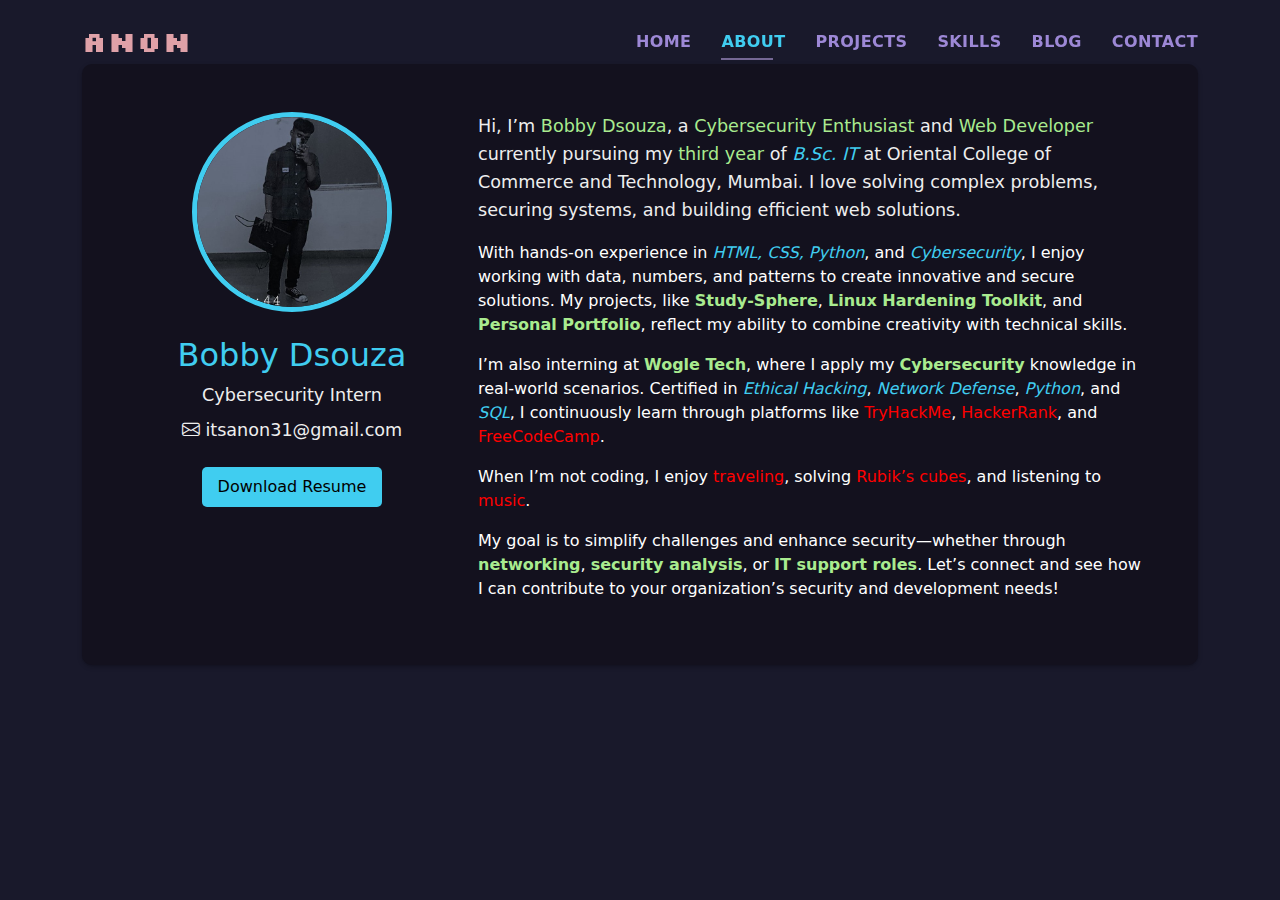
<file: about.html>
<!DOCTYPE html>
<html lang="en">
  <head>
    <meta charset="utf-8" />
    <meta content="width=device-width, initial-scale=1.0" name="viewport" />

    <title>Anon_x_31 | Portfolio</title>
    <meta content="" name="description" />
    <meta content="" name="keywords" />

    <!-- Favicons -->
    <link href="assets/images/ME.jpg" rel="icon" />
    <link href="assets/images/ME.jpg" rel="apple-touch-icon" />

    <!-- Vendor CSS Files -->
    <link
      href="assets/vendor/bootstrap/css/bootstrap.min.css"
      rel="stylesheet"
    />
    <link
      href="assets/vendor/bootstrap-icons/bootstrap-icons.css"
      rel="stylesheet"
    />
    <link
      href="assets/vendor/glightbox/css/glightbox.min.css"
      rel="stylesheet"
    />
    <link href="assets/vendor/swiper/swiper-bundle.min.css" rel="stylesheet" />

    <!-- Template Main CSS File -->
    <link href="assets/css_js/style.css" rel="stylesheet" />

    <link
      rel="stylesheet"
      href="https://cdnjs.cloudflare.com/ajax/libs/font-awesome/5.15.2/css/all.min.css"
    />
  </head>

  <body>
    <!--Header Section Starts-->
    <header id="header" class="fixed-top">
      <div class="container d-flex align-items-center justify-content-between">
        <h1 class="logo"><a href="index.html">Anon</a></h1>
        <nav id="navbar" class="navbar">
          <ul>
            <li><a href="index.html">Home</a></li>
            <li><a class="active" href="about.html">About</a></li>
            <li><a href="projects.html">Projects</a></li>
            <li><a href="skills.html">Skills</a></li>
            <li><a href="blog.html">Blog</a></li>
            <li><a href="contact.html">Contact</a></li>
          </ul>
          <i class="bi bi-list mobile-nav-toggle"></i>
        </nav>
      </div>
    </header>
    <!--Header Section Ends-->

    <!-- ======= About Section ======= -->
    <section id="about" class="about-mf sect-pt4 route">
      <div class="container">
        <div class="row">
          <div class="col-sm-12">
            <div class="box-shadow-full">
              <div class="row">
                <!-- Left Column: Profile Image and Details -->
                <div class="col-md-4">
                  <div class="about-img text-center">
                    <img
                      src="assets/images/ME.jpg"
                      class="img-fluid rounded-circle"
                      alt="Bobby Dsouza Profile Picture"
                      style="
                        width: 200px;
                        height: 200px;
                        object-fit: cover;
                        border: 5px solid #40cdf0;
                      "
                    />
                  </div>
                  <div class="about-info text-center mt-4">
                    <h3>Bobby Dsouza</h3>
                    <p class="lead"><strong>Cybersecurity Intern</strong></p>
                    <p><i class="bi bi-envelope"></i> itsanon31@gmail.com</p>
                    <a
                      href="assets/files/Bobby_Resume.pdf"
                      class="btn btn-primary mt-3"
                      >Download Resume</a
                    >
                  </div>
                </div>

                <!-- Right Column: About Me Description -->
                <div class="col-md-8">
                  <div class="about-me">
                    <p class="lead">
                      Hi, I’m <b>Bobby Dsouza</b>, a
                      <b>Cybersecurity Enthusiast</b> and
                      <b>Web Developer</b> currently pursuing my
                      <b>third year</b> of <i>B.Sc. IT</i> at Oriental College
                      of Commerce and Technology, Mumbai. I love solving complex
                      problems, securing systems, and building efficient web
                      solutions.
                    </p>

                    <p>
                      With hands-on experience in <i>HTML, CSS, Python</i>, and
                      <i>Cybersecurity</i>, I enjoy working with data, numbers,
                      and patterns to create innovative and secure solutions. My
                      projects, like <b>Study-Sphere</b>,
                      <b>Linux Hardening Toolkit</b>, and
                      <b>Personal Portfolio</b>, reflect my ability to combine
                      creativity with technical skills.
                    </p>

                    <p>
                      I’m also interning at <b>Wogle Tech</b>, where I apply my
                      <b>Cybersecurity</b> knowledge in real-world scenarios.
                      Certified in <i>Ethical Hacking</i>,
                      <i>Network Defense</i>, <i>Python</i>, and <i>SQL</i>, I
                      continuously learn through platforms like
                      <span>TryHackMe</span>, <span>HackerRank</span>, and
                      <span>FreeCodeCamp</span>.
                    </p>

                    <p>
                      When I’m not coding, I enjoy <span>traveling</span>,
                      solving <span>Rubik’s cubes</span>, and listening to
                      <span>music</span>.
                    </p>

                    <p>
                      My goal is to simplify challenges and enhance
                      security—whether through <b>networking</b>,
                      <b>security analysis</b>, or <b>IT support roles</b>.
                      Let’s connect and see how I can contribute to your
                      organization’s security and development needs!
                    </p>
                  </div>
                </div>
              </div>
            </div>
          </div>
        </div>
      </div>
    </section>
    <!--About Section Ends-->

    <!-- Vendor JS Files -->
    <script src="assets/vendor/bootstrap/js/bootstrap.bundle.min.js"></script>
    <script src="assets/vendor/purecounter/purecounter_vanilla.js"></script>
    <script src="assets/vendor/glightbox/js/glightbox.min.js"></script>
    <script src="assets/vendor/swiper/swiper-bundle.min.js"></script>
    <script src="assets/vendor/typed.js/typed.min.js"></script>
    <script src="assets/vendor/php-email-form/validate.js"></script>

    <!-- Template Main JS File -->
    <script src="assets/css_js/main.js"></script>
  </body>
</html>
</file>
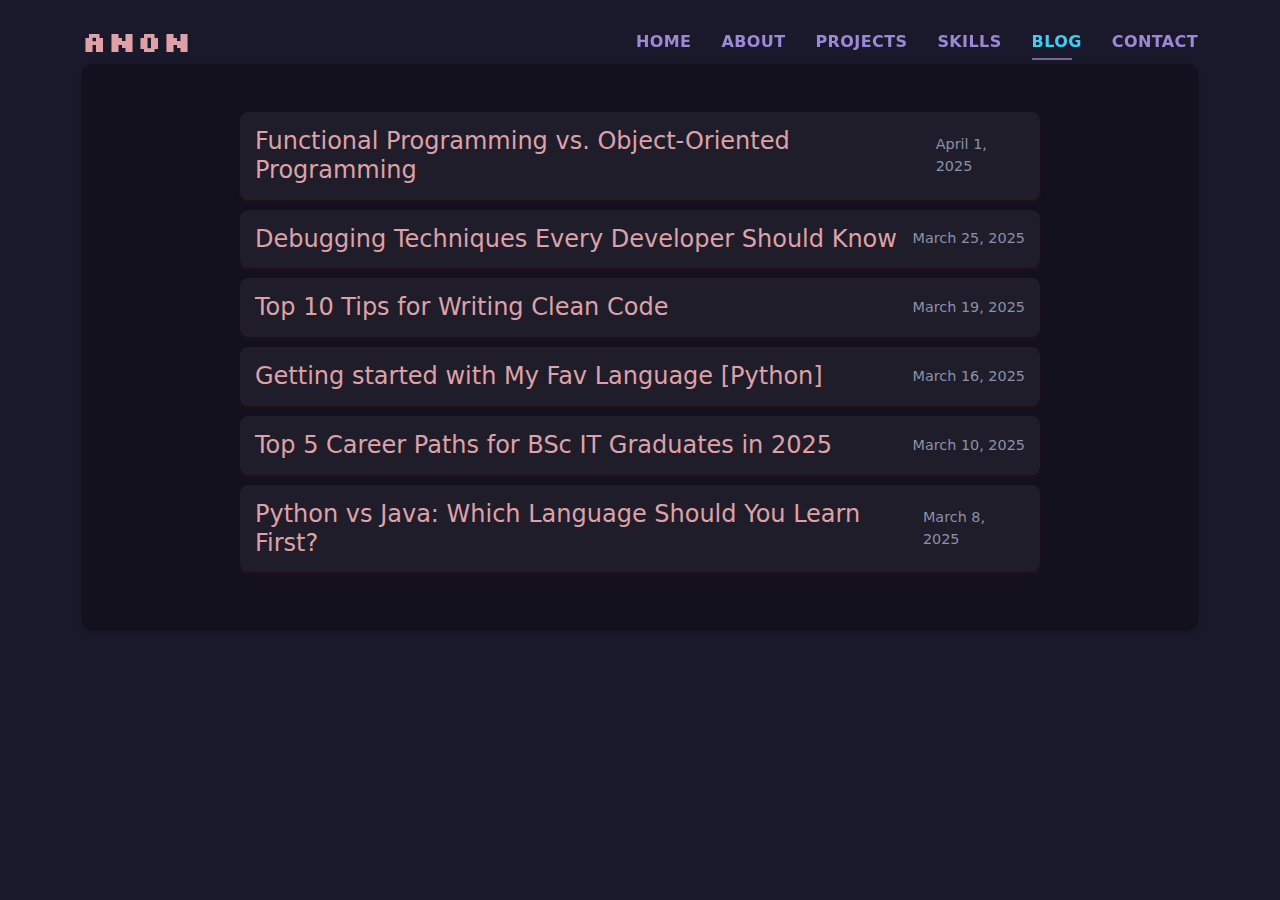
<file: blog.html>
<!DOCTYPE html>
<html lang="en">
  <head>
    <meta charset="utf-8" />
    <meta content="width=device-width, initial-scale=1.0" name="viewport" />

    <title>Anon_x_31 | Portfolio</title>
    <meta content="" name="description" />
    <meta content="" name="keywords" />

    <!-- Favicons -->
    <link href="assets/images/ME.jpg" rel="icon" />
    <link href="assets/images/ME.jpg" rel="apple-touch-icon" />

    <!-- Vendor CSS Files -->
    <link
      href="assets/vendor/bootstrap/css/bootstrap.min.css"
      rel="stylesheet"
    />
    <link
      href="assets/vendor/bootstrap-icons/bootstrap-icons.css"
      rel="stylesheet"
    />
    <link
      href="assets/vendor/glightbox/css/glightbox.min.css"
      rel="stylesheet"
    />
    <link href="assets/vendor/swiper/swiper-bundle.min.css" rel="stylesheet" />

    <!-- Template Main CSS File -->
    <link href="assets/css_js/style.css" rel="stylesheet" />

    <link
      rel="stylesheet"
      href="https://cdnjs.cloudflare.com/ajax/libs/font-awesome/5.15.2/css/all.min.css"
    />
  </head>

  <body>
    <!--Header Section Starts-->
    <header id="header" class="fixed-top header-scrolled">
      <div class="container d-flex align-items-center justify-content-between">
        <h1 class="logo"><a href="index.html">Anon</a></h1>
        <nav id="navbar" class="navbar">
          <ul>
            <li><a href="index.html">Home</a></li>
            <li><a href="about.html">About</a></li>
            <li><a href="projects.html">Projects</a></li>
            <li><a href="skills.html">Skills</a></li>
            <li><a class="active" href="blog.html">Blog</a></li>
            <li><a href="contact.html">Contact</a></li>
            <!-- <li><a href="blog.html">Blog</a></li> -->
          </ul>
          <i class="bi bi-list mobile-nav-toggle"></i>
        </nav>
      </div>
    </header>
    <!--Header Section Ends-->
    <!--Code Section Starts-->
    <section id="about" class="about-mf sect-pt4 route">
      <div class="container">
        <div class="row">
          <div class="col-sm-12">
            <div class="box-shadow-full">
              <div class="code" id="code">
                <div class="box-container">
                  <!-- Blog List -->
                  <section class="blog-list">
                    <div class="blog-item" onclick="openModal1('blog6')">
                      <h2>Functional Programming vs. Object-Oriented Programming</h2>
                      <span class="blog-date">April 1, 2025</span>
                    </div>
                    <div class="blog-item" onclick="openModal1('blog5')">
                    <h2>Debugging Techniques Every Developer Should Know</h2>
                    <span class="blog-date">March 25, 2025</span>
                  </div>
                    <div class="blog-item" onclick="openModal1('blog4')">
                    <h2>Top 10 Tips for Writing Clean Code</h2>
                    <span class="blog-date">March 19, 2025</span>
                  </div>
                    <div class="blog-item" onclick="openModal1('blog3')">
                    <h2>Getting started with My Fav Language [Python]</h2>
                    <span class="blog-date">March 16, 2025</span>
                  </div>
                    <div class="blog-item" onclick="openModal1('blog2')">
                      <h2>Top 5 Career Paths for BSc IT Graduates in 2025</h2>
                      <span class="blog-date">March 10, 2025</span>
                    </div>
                    <div class="blog-item" onclick="openModal1('blog1')">
                      <h2>Python vs Java: Which Language Should You Learn First?</h2>
                      <span class="blog-date">March 8, 2025</span>
                    </div>
                  </section>
                  
                  <!-- Modal for Blog Content -->
                  <div id="modal" class="modal">
                    <div class="modal-content">
                      <span class="close" onclick="closeModal()">&times;</span>
                      <h2 id="modal-title"></h2>
                      <p id="modal-date"></p>
                      <div id="modal-body"></div>
                    </div>
                  </div>
                </div>
              </div>
            </div>
          </div>
        </div>
      </div>
    </section>
    <!--Code Section Ends-->

    <!--Scroll-Top-Button-->
    <a
      href="blog.html"
      class="back-to-top d-flex align-items-center justify-content-center"
      ><i class="bi bi-arrow-up-short"></i
    ></a>

    <!-- Vendor JS Files -->
    <script src="assets/vendor/bootstrap/js/bootstrap.bundle.min.js"></script>
    <script src="assets/vendor/purecounter/purecounter_vanilla.js"></script>
    <script src="assets/vendor/glightbox/js/glightbox.min.js"></script>
    <script src="assets/vendor/swiper/swiper-bundle.min.js"></script>
    <script src="assets/vendor/typed.js/typed.min.js"></script>
    <script src="assets/vendor/php-email-form/validate.js"></script>

    <!-- Template Main JS File -->
    <script src="assets/css_js/main.js"></script>
    <script src="assets/css_js/blogs.js"></script>
  </body>
</html>
</file>
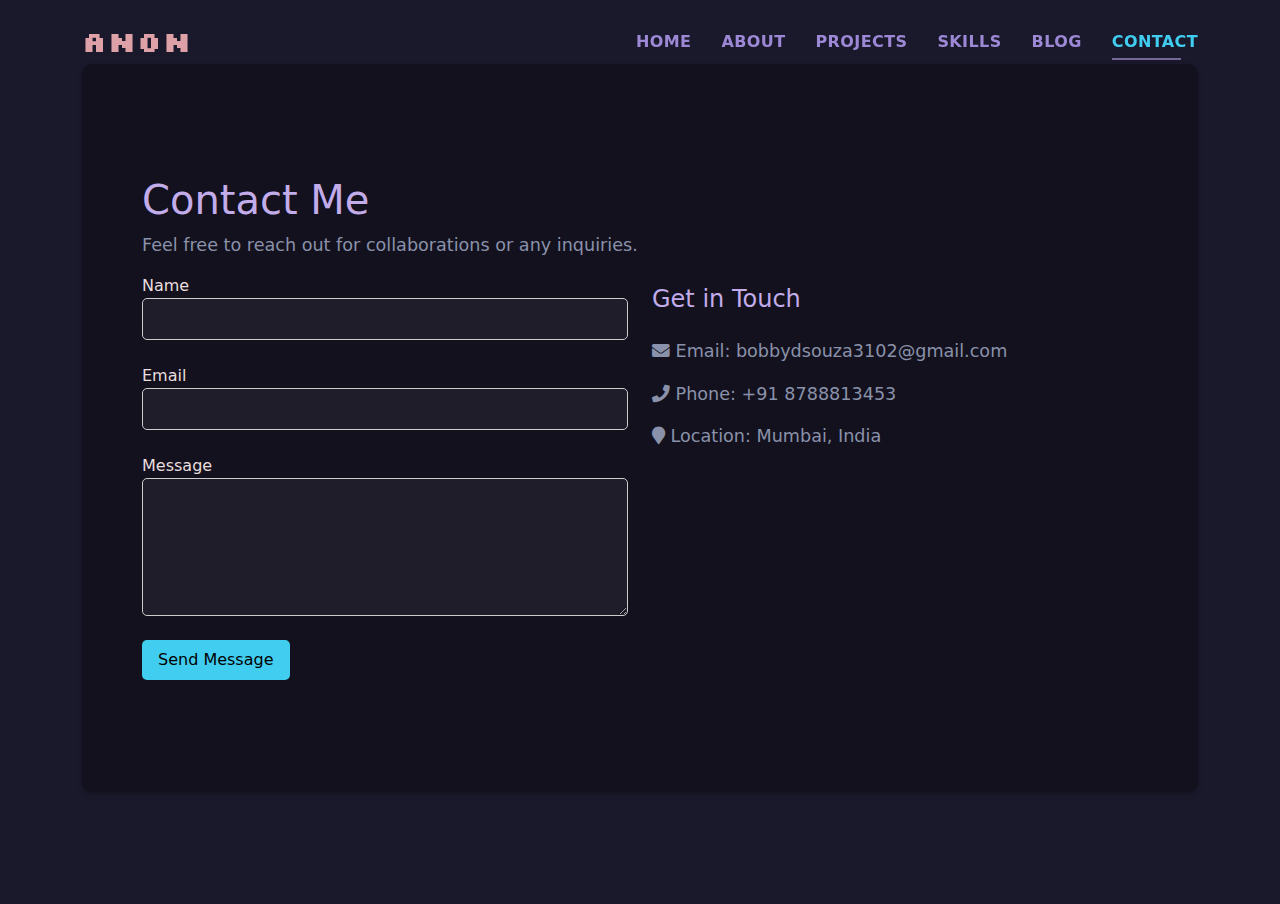
<file: contact.html>
<!DOCTYPE html>
<html lang="en">

<head>
    <meta charset="utf-8">
    <meta content="width=device-width, initial-scale=1.0" name="viewport">

    <title>Anon_x_31 | Portfolio</title>
    <meta content="" name="description">
    <meta content="" name="keywords">

    <!-- Favicons -->
    <link href="assets/images/ME.jpg" rel="icon">
    <link href="assets/images/ME.jpg" rel="apple-touch-icon">

    <!-- Vendor CSS Files -->
    <link href="assets/vendor/bootstrap/css/bootstrap.min.css" rel="stylesheet">
    <link href="assets/vendor/bootstrap-icons/bootstrap-icons.css" rel="stylesheet">
    <link href="assets/vendor/glightbox/css/glightbox.min.css" rel="stylesheet">
    <link href="assets/vendor/swiper/swiper-bundle.min.css" rel="stylesheet">

    <!-- Template Main CSS File -->
    <link href="assets/css_js/style.css" rel="stylesheet">

    <link rel="stylesheet" href="https://cdnjs.cloudflare.com/ajax/libs/font-awesome/5.15.2/css/all.min.css">
</head>

<body>

    <!--Header Section Starts-->
    <header id="header" class="fixed-top header-scrolled">
        <div class="container d-flex align-items-center justify-content-between">

            <h1 class="logo"><a href="index.html">Anon</a></h1>
            <nav id="navbar" class="navbar">
                <ul>
                    <li><a  href="index.html">Home</a></li>
          <li><a href="about.html">About</a></li>
          <li><a href="projects.html">Projects</a></li>
          <li><a href="skills.html">Skills</a></li>
          <li><a href="blog.html">Blog</a></li>
          <li><a class="active" href="contact.html">Contact</a></li>

                    <!-- <li><a href="blog.html">Blog</a></li> -->
                </ul>
                <i class="bi bi-list mobile-nav-toggle"></i>
            </nav>
        </div>
    </header>
    <!--Header Section Ends-->
    <!--Code Section Starts-->
    <section id="about" class="about-mf sect-pt4 route">
        <div class="container">
            <div class="row">
                <div class="col-sm-12">
                    <div class="box-shadow-full">
                        <div class="code" id="code">
                            <div class="box-container">
                                
                                <section id="contact" class="contact section-padding">
                                    <div class="container">
                                      <h2>Contact Me</h2>
                                      <p>Feel free to reach out for collaborations or any inquiries.</p>
                                      
                                      <div class="row">
                                        <div class="col-lg-6">
                                          <form id="contact-form" action="https://formspree.io/f/xkgjwrgz" method="post" class="contact-form">
                                            <div class="form-group">
                                              <label for="name">Name</label>
                                              <input type="text" class="form-control" id="name" name="name" required>
                                            </div>
                                            <div class="form-group">
                                              <label for="email">Email</label>
                                              <input type="email" class="form-control" id="email" name="email" required>
                                            </div>
                                            <div class="form-group">
                                              <label for="message">Message</label>
                                              <textarea class="form-control" id="message" name="message" rows="5" required></textarea>
                                            </div>
                                            <button type="submit" class="btn btn-primary">Send Message</button>
                                          </form>
                                        </div>
                                        
                                        <div class="col-lg-6" >
                                          <h4 style="margin-bottom: 1.5rem; margin-top: 11px;">Get in Touch</h4>
                                          <p><i class="fa fa-envelope"></i> Email: bobbydsouza3102@gmail.com</p>
                                          <p><i class="fa fa-phone"></i> Phone: +91 8788813453</p>
                                          <p><i class="fa fa-map-marker"></i> Location: Mumbai, India</p>
                                          
                                          <div class="social-links">
                                            <a href="#" class="linkedin"><i class="fa fa-linkedin"></i></a>
                                            <a href="#" class="github"><i class="fa fa-github"></i></a>
                                            <a href="#" class="twitter"><i class="fa fa-twitter"></i></a>
                                          </div>
                                        </div>
                                      </div>
                                    </div>
                                  </section>

                            </div>
                        </div>
                    </div>
                </div>
            </div>
        </div>
    </section>
    <!--Code Section Ends-->


    <!-- Vendor JS Files -->
    <script src="assets/vendor/bootstrap/js/bootstrap.bundle.min.js"></script>
    <script src="assets/vendor/purecounter/purecounter_vanilla.js"></script>
    <script src="assets/vendor/glightbox/js/glightbox.min.js"></script>
    <script src="assets/vendor/swiper/swiper-bundle.min.js"></script>
    <script src="assets/vendor/typed.js/typed.min.js"></script>
    <script src="assets/vendor/php-email-form/validate.js"></script>

    <!-- Template Main JS File -->
    <script src="assets/css_js/main.js"></script>

</body>

</html>
</file>
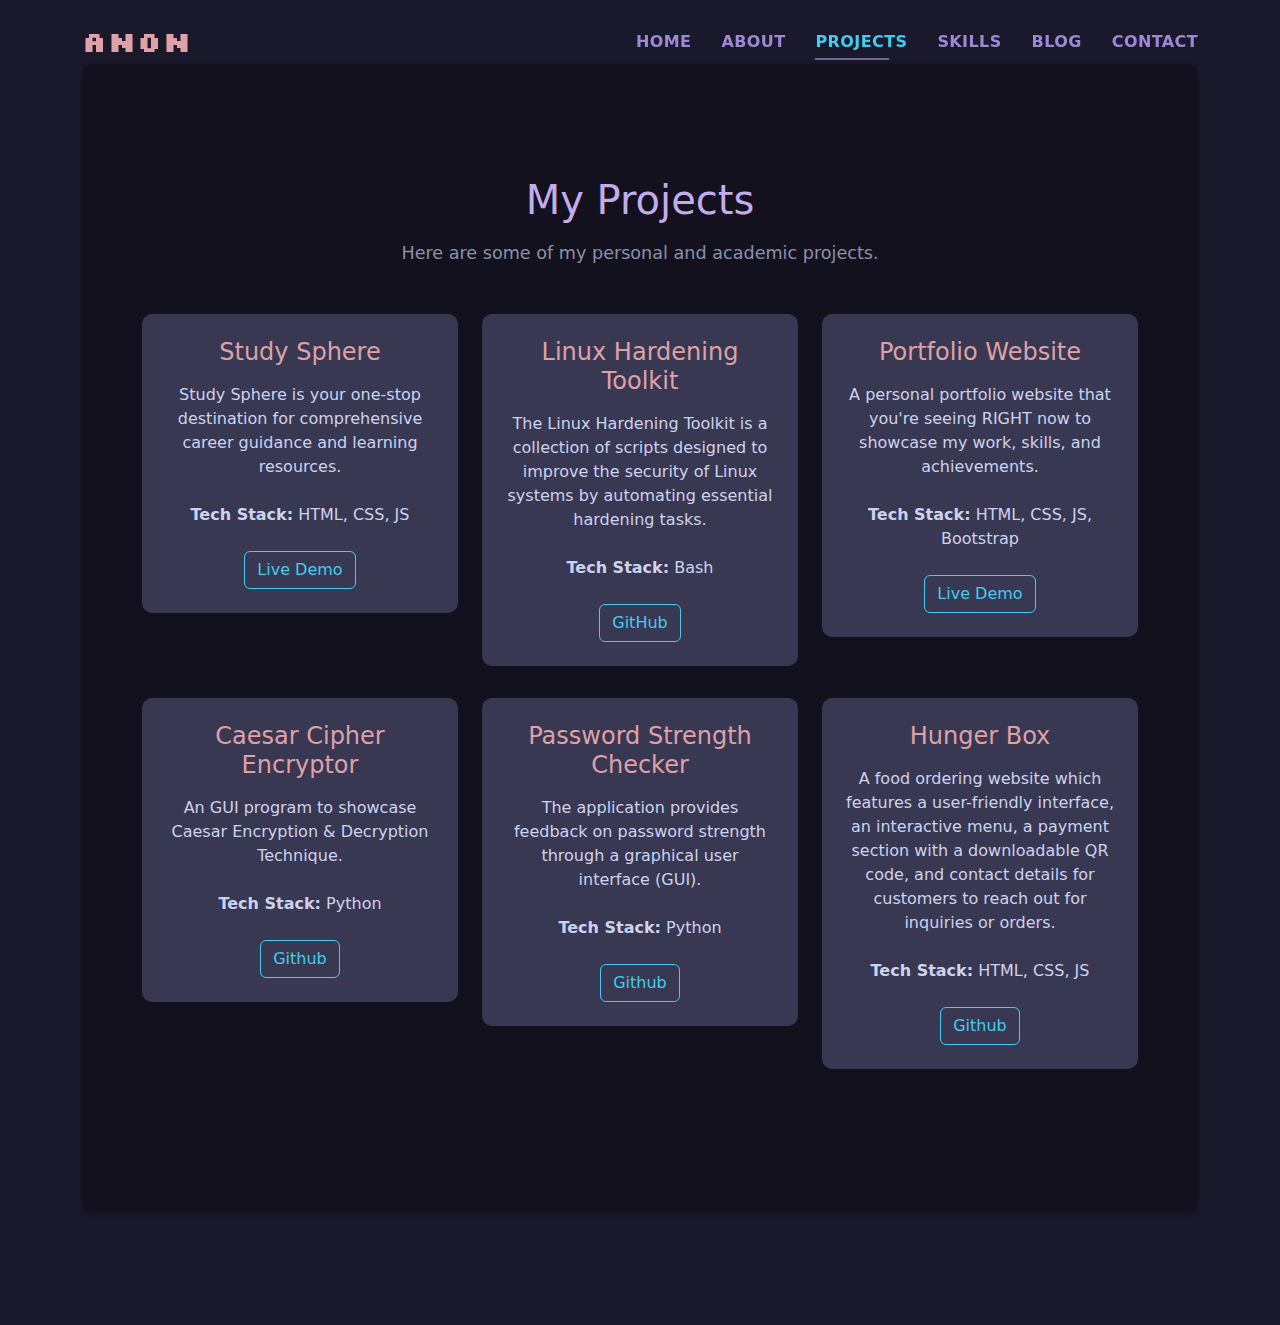
<file: projects.html>
<!DOCTYPE html>
<html lang="en">

<head>
    <meta charset="utf-8">
    <meta content="width=device-width, initial-scale=1.0" name="viewport">

    <title>Anon_x_31 | Portfolio</title>
    <meta content="" name="description">
    <meta content="" name="keywords">

    <!-- Favicons -->
    <link href="assets/images/ME.jpg" rel="icon">
    <link href="assets/images/ME.jpg" rel="apple-touch-icon">

    <!-- Vendor CSS Files -->
    <link href="assets/vendor/bootstrap/css/bootstrap.min.css" rel="stylesheet">
    <link href="assets/vendor/bootstrap-icons/bootstrap-icons.css" rel="stylesheet">
    <link href="assets/vendor/glightbox/css/glightbox.min.css" rel="stylesheet">
    <link href="assets/vendor/swiper/swiper-bundle.min.css" rel="stylesheet">

    <!-- Template Main CSS File -->
    <link href="assets/css_js/style.css" rel="stylesheet">

    <link rel="stylesheet" href="https://cdnjs.cloudflare.com/ajax/libs/font-awesome/5.15.2/css/all.min.css">
</head>

<body>

    <!--Header Section Starts-->
    <header id="header" class="fixed-top header-scrolled">
        <div class="container d-flex align-items-center justify-content-between">

            <h1 class="logo"><a href="index.html">Anon</a></h1>
            <nav id="navbar" class="navbar">
                <ul>
                    <li><a  href="index.html">Home</a></li>
          <li><a href="about.html">About</a></li>
          <li><a class="active" href="projects.html">Projects</a></li>
          <li><a href="skills.html">Skills</a></li>
          <li><a href="blog.html">Blog</a></li>
          <li><a href="contact.html">Contact</a></li>

                    <!-- <li><a href="blog.html">Blog</a></li> -->
                </ul>
                <i class="bi bi-list mobile-nav-toggle"></i>
            </nav>
        </div>
    </header>
    <!--Header Section Ends-->
    <!--Code Section Starts-->
    <section id="about" class="about-mf sect-pt4 route">
        <div class="container">
            <div class="row">
                <div class="col-sm-12">
                    <div class="box-shadow-full">
                        <div class="code" id="code">
                            <div class="box-container">
                                <section id="projects" class="projects section">
                                    <div class="container">
                                      <h2 class="text-center">My Projects</h2>
                                      <p class="text-center">Here are some of my personal and academic projects.</p>
                                
                                      <div class="row">
                                        <!-- Project 1 -->
                                        <div class="col-lg-4 col-md-6">
                                          <div class="project-card">
                                    
                                            <h4>Study Sphere</h4>
                                            <p>Study Sphere is your one-stop destination for comprehensive career guidance and learning resources.</p>
                                            <p><strong>Tech Stack:</strong> HTML, CSS, JS</p>
                                            <a href="https://studyspheree.netlify.app" target="_blank" class="btn btn-outline-primary">Live Demo</a>
                                          </div>
                                        </div>
                                
                                        <!-- Project 2 -->
                                        <div class="col-lg-4 col-md-6">
                                          <div class="project-card">
                                            
                                            <h4>Linux Hardening Toolkit</h4>
                                            <p>The Linux Hardening Toolkit is a collection of scripts designed to improve the security of Linux systems by automating essential hardening tasks.</p>
                                            <p><strong>Tech Stack:</strong> Bash</p>
                                            <a href="https://github.com/anonx31/linux-hardening-toolkit" target="_blank" class="btn btn-outline-primary">GitHub</a>
                                          </div>
                                        </div>
                                
                                        <!-- Project 3 -->
                                        <div class="col-lg-4 col-md-6">
                                          <div class="project-card">
                                            
                                            <h4>Portfolio Website</h4>
                                            <p>A personal portfolio website that you're seeing RIGHT now to showcase my work, skills, and achievements.</p>
                                            <p><strong>Tech Stack:</strong> HTML, CSS, JS, Bootstrap</p>
                                            <a href="https://anonx31.github.io" target="_blank" class="btn btn-outline-primary">Live Demo</a>
                                          </div>
                                        </div>
                                        
                                        <!-- Project 4 -->
                                        <div class="col-lg-4 col-md-6">
                                          <div class="project-card">
                                            
                                            <h4>Caesar Cipher Encryptor</h4>
                                            <p>An GUI program to showcase Caesar Encryption & Decryption Technique.</p>
                                            <p><strong>Tech Stack:</strong> Python</p>
                                            <a href="https://github.com/Anonx31/Caesar-Cipher-Encryptor" target="_blank" class="btn btn-outline-primary">Github</a>
                                          </div>
                                        </div>

                                        <!-- Project 5 -->
                                        <div class="col-lg-4 col-md-6">
                                          <div class="project-card">
                                            
                                            <h4>Password Strength Checker</h4>
                                            <p>The application provides feedback on password strength through a graphical user interface (GUI).</p>
                                            <p><strong>Tech Stack:</strong> Python</p>
                                            <a href="https://github.com/Anonx31/Password-Strength-Checker" target="_blank" class="btn btn-outline-primary">Github</a>
                                          </div>
                                        </div>

                                        <!-- Project 6 -->
                                        <div class="col-lg-4 col-md-6">
                                          <div class="project-card">
                                            
                                            <h4>Hunger Box</h4>
                                            <p>A food ordering website which features a user-friendly interface, an interactive menu, a payment section with a downloadable QR code, and contact details for customers to reach out for inquiries or orders. </p>
                                            <p><strong>Tech Stack:</strong> HTML, CSS, JS</p>
                                            <a href="https://github.com/Anonx31/Hunger-Box" target="_blank" class="btn btn-outline-primary">Github</a>
                                          </div>
                                        </div>
                                      </div>
                                    </div>
                                  </section>
                                                <!-- Project Section Ends -->
                                              </div>
                                            </div>
                                          </div>
                                        </div>
                                      </div>
                                    </div>
                                  </section>
                                

                              


                            </div>
                        </div>
                    </div>
                </div>
            </div>
        </div>
    </section>
    <!--Code Section Ends-->

   

    <!--Scroll-Top-Button-->
    <a href="projects.html" class="back-to-top d-flex align-items-center justify-content-center"><i
            class="bi bi-arrow-up-short"></i></a>

    <!-- Vendor JS Files -->
    <script src="assets/vendor/bootstrap/js/bootstrap.bundle.min.js"></script>
    <script src="assets/vendor/purecounter/purecounter_vanilla.js"></script>
    <script src="assets/vendor/glightbox/js/glightbox.min.js"></script>
    <script src="assets/vendor/swiper/swiper-bundle.min.js"></script>
    <script src="assets/vendor/typed.js/typed.min.js"></script>
    <script src="assets/vendor/php-email-form/validate.js"></script>

    <!-- Template Main JS File -->
    <script src="assets/css_js/main.js"></script>

</body>

</html>
</file>
<file: assets/css_js/style.css>
@import url("https://fonts.googleapis.com/css2?family=DynaPuff&display=swap");
@import url("https://fonts.googleapis.com/css2?family=Silkscreen&display=swap");

/*GENERAL*/

body {
  background-color: #19192b;
  color: white;
}

h1,
h2,
h3,
h4,
h5,
h6 {
  color: #1e1e1e;
}

a {
  color: #1e1e1e;
  text-decoration: none;
  transition: all 0.5s ease-in-out;
}

a:hover {
  color: white;
  text-decoration: none;
  transition: all 0.5s ease-in-out;
}

.box-shadow {
  box-shadow: 0 13px 8px -10px #2E1B0E;
}

.display-table {
  width: 100%;
  height: 100%;
  display: table;
}

.table-cell {
  display: table-cell;
  vertical-align: middle;
}

/*SECTION*/

.sect-pt4 {
  padding-top: 4rem;
}

/*TITLE-S/--*/

.title-s {
  font-weight: 600;
  color: #ffffff;
  font-size: 1.1rem;
}

/*TITLE-LEFT*/

.title-box-2 {
  margin-bottom: 3rem;
}

.title-left {
  font-size: 2rem;
  position: relative;
}

/*BOX*/

.box-shadow-full {
  padding: 3rem 1.25rem;
  position: relative;
  background-color: #13111e;
  margin-bottom: 3rem;
  z-index: 2;
  color: white;
  box-shadow: 0 1px 1px 0 #2E1B0E;
}

@media (min-width: 768px) {
  .box-shadow-full {
    padding: 3rem;
  }
}

/*SOCIALS*/

.socials {
  padding: 1.5rem 0;
}

.socials ul li {
  display: inline-block;
}

.socials .ico-circle {
  height: 50px;
  width: 75px;
  font-size: 1.9rem;
  border-radius: 20%;
  margin: 0 20px 0 0;
  color: #eee;
}

.socials .ico-circle:hover {
  background-color: rgb(255, 255, 255);
  color: rgb(0, 0, 0);
}

/*UL RESECT*/

.socials ul {
  list-style: none;
  padding-left: 0;
  margin-bottom: 0;
}

/*SCROLLTOP-S*/

.scrolltop-mf {
  position: relative;
  display: none;
}

.scrolltop-mf span {
  z-index: 999;
  position: fixed;
  width: 42px;
  height: 42px;
  background-color: #000000;
  opacity: 0.7;
  font-size: 1.6rem;
  line-height: 1.5;
  text-align: center;
  color: #fff;
  top: auto;
  left: auto;
  right: 30px;
  bottom: 50px;
  cursor: pointer;
  border-radius: 50%;
}

/*BACK TO THE  TOP SCREEN*/

.back-to-top {
  position: fixed;
  visibility: hidden;
  opacity: 0;
  right: 15px;
  bottom: 15px;
  z-index: 996;
  background-color: #fcf7f7;
  width: 40px;
  height: 40px;
  border-radius: 50px;
  transition: all 0.4s;
}

.back-to-top i {
  font-size: 28px;
  color: #40cdf0;
  line-height: 0;
}

.back-to-top:hover {
  background: #a9eb8f;
  color: white;
}

.back-to-top.active {
  visibility: visible;
  opacity: 1;
}



/*BUTTON*/

.button {
  display: inline-block;
  padding: 0.3rem 0.6rem;
  text-align: center;
  vertical-align: middle;
  -webkit-user-select: none;
  -moz-user-select: none;
  user-select: none;
  font-size: 1rem;
  border-radius: 0.3rem;
  border: 1px solid transparent;
  transition: all 500ms ease;
  cursor: pointer;
}

.button:focus {
  outline: 0;
}

.button:hover {
  background-color: white;
  color: black;
  transition: all 500ms ease;
}

.button-a {
  text-decoration: none;
  background-color: #0078ff;
  color: #fff;
  border-color: #cde1f8;
}

.button-big {
  padding: 0.9rem 2.3rem;
  font-size: 1.2rem;
}

.button-rouded {
  border-radius: 5rem;
}

.btn-lg {
  padding: 0.5rem 1rem;
  font-size: 1.25rem;
  line-height: 1.5;
  border-radius: 0.3rem;
}

/*HEADER SECTION*/

#header {
  transition: all 0.5s;
  z-index: 997;
  padding: 20px 0;
}

#header .logo {
  font-size: 28px;
  margin: 0;
  padding: 0;
  font-weight: 600;
  letter-spacing: 1px;
  font-family: "Silkscreen", cursive;
}

#header .logo a {
  color:#dfa1a8;
}

#header .logo img {
  max-height: 40px;
}

#header.header-scrolled {
  background: rgba(0, 0, 0, 0.9);
  padding: 12px 0;
}

/*NAVIGATION BAR(DESKTOP)*/

.navbar {
  padding: 0;
}

.navbar ul {
  margin: 0;
  padding: 0;
  display: flex;
  list-style: none;
  align-items: center;
}

.navbar li {
  position: relative;
}

.navbar > ul > li {
  white-space: nowrap;
  padding: 10px 0 10px 30px;
}

.navbar a,
.navbar a:focus {
  display: flex;
  align-items: center;
  justify-content: space-between;
  color: #9d88d6;
  font-size: 16px;
  font-weight: 600;
  padding: 0;
  white-space: nowrap;
  transition: 0.3s;
  letter-spacing: 0.4px;
  position: relative;
  text-transform: uppercase;
}

.navbar a i,
.navbar a:focus i {
  font-size: 12px;
  line-height: 0;
  margin-left: 5px;
}

.navbar > ul > li > a:before {
  content: "";
  position: absolute;
  width: 100%;
  height: 2px;
  bottom: -6px;
  left: 0;
  width: 0;
  background-color: #756895;
  visibility: hidden;
  transition: all 0.3s ease-in-out 0s;
}

.navbar a:hover:before,
.navbar li:hover > a:before,
.navbar .active:before {
  visibility: visible;
  width: 80%;
}

.navbar a:hover,
.navbar .active,
.navbar .active:focus,
.navbar li:hover > a {
  color: #40cdf0;
}

/*NAVIGATION BAR(MOBILE)*/

.mobile-nav-toggle {
  color: #c2acea;
  font-size: 28px;
  cursor: pointer;
  display: none;
  line-height: 0;
  transition: 0.5s;
}

@media (max-width: 991px) {
  .mobile-nav-toggle {
    display: block;
  }

  .navbar ul {
    display: none;
  }
}

.navbar-mobile {
  position: fixed;
  overflow: hidden;
  top: 0;
  right: 0;
  left: 0;
  bottom: 0;
  background: rgba(0, 0, 0, 0.9);
  transition: 0.3s;
  z-index: 999;
}

.navbar-mobile .mobile-nav-toggle {
  position: absolute;
  top: 15px;
  right: 15px;
}

.navbar-mobile ul {
  display: block;
  position: absolute;
  top: 55px;
  right: 15px;
  bottom: 15px;
  left: 15px;
  padding: 10px 0;
  background-color: #393852;
  overflow-y: auto;
  transition: 0.3s;
}

.navbar-mobile > ul > li {
  padding: 0;
}

.navbar-mobile a:hover:before,
.navbar-mobile li:hover > a:before,
.navbar-mobile .active:before {
  visibility: hidden;
}

.navbar-mobile a,
.navbar-mobile a:focus {
  padding: 10px 20px;
  font-size: 15px;
  color: #9d88d6;
}

/*HERO SECTION*/

.hero {
  height: 100vh;
  position: relative;
  color: #8a91aa;
  font-size: 1.5rem;
}

.hero .hero-content {
  text-align: center;
  position: absolute;
}

.hero .hero-title {
  color: #c2acea;
  font-weight: 600;
  font-size: 3rem;
}

@media (min-width: 768px) {
  .hero .hero-title {
    font-size: 4.5rem;
  }
}

.hero .hero-subtitle {
  font-size: 1.5rem;
  font-weight: 600;
}

@media (min-width: 768px) {
  .hero .hero-subtitle {
    font-size: 2.5rem;
  }
}

.hero .text-slider-items {
  display: none;
}

.hero-single {
  height: 350px;
}

.hero-single .hero-content {
  margin-top: 30px;
}

.hero-single .hero-title {
  text-transform: uppercase;
  font-size: 3rem;
}

@media (min-width: 768px) {
  .hero-single .hero-title {
    font-size: 3.5rem;
  }
}

.hero-single .breadcrumb {
  background-color: transparent;
  color: #000000;
}

.hero-single .breadcrumb .breadcrumb-item:before {
  color: #cde1f8;
}

.hero-single .breadcrumb .breadcrumb-item.active {
  color: #cde1f8;
}

.hero-single .breadcrumb a {
  color: #000000;
}

/* About Section */
.about-mf {
  padding: 4rem 0;
}

.box-shadow-full {
  padding: 3rem;
  border-radius: 10px;
  box-shadow: 0 1px 1px 0 rgba(0, 0, 0, 0.06), 0 2px 5px 0 rgba(0, 0, 0, 0.2);
}

.about-img img {
  width: 200px;
  height: 200px;
  object-fit: cover;
  border: 5px solid #40cdf0;
  border-radius: 50%;
}

.about-info {
  margin-top: 1.5rem;
}

.about-info h3 {
  font-size: 2rem;
  color: #40cdf0;
  margin-bottom: 0.5rem;
}

.about-info p {
  font-size: 1.1rem;
  color: #eee;
  margin-bottom: 0.5rem;
}

.about-info .lead {
  font-size: 1.1rem;
  color: #eee;
}

.about-info .btn-primary {
  background-color: #40cdf0;
  border: none;
  color: #000;
  padding: 0.5rem 1rem;
  border-radius: 5px;
  cursor: pointer;
  transition: background-color 0.3s ease;
}

.about-info .btn-primary:hover {
  background-color: #32d8ee;
}

.about-me h2 {
  font-size: 2.5rem;
  color: #40cdf0;
  margin-bottom: 1.5rem;
}

.about-me .lead {
  font-size: 1.1rem;
  color: #eee;
  line-height: 1.6;
}

.about-me b {
  color: #a9eb8f;
}

.about-me i {
  color: #40cdf0;
}

.about-me span {
  color: #ff0000;
}

/* Projects Section */
.projects {
  padding: 4rem 0;
}

.projects h2 {
  font-size: 2.5rem;
  color: #c2acea; /* Accent color for headings */
  text-align: center;
  margin-bottom: 1rem;
}

.projects p {
  font-size: 1.1rem;
  color: #8a91aa; /* Light text color */
  text-align: center;
  margin-bottom: 3rem;
}

/* Project Cards */
.project-card {
  background-color: #393852; /* Dark card background */
  padding: 1.5rem;
  border-radius: 10px;
  margin-bottom: 2rem;
  transition: transform 0.3s ease, box-shadow 0.3s ease;
  text-align: center;
}

.project-card:hover {
  transform: translateY(-10px); /* Lift card on hover */
  box-shadow: 0 10px 20px rgba(0, 0, 0, 0.3); /* Add shadow on hover */
}

.project-card img {
  border-radius: 10px;
  margin-bottom: 1rem;
  width: 100%;
  height: auto;
  max-height: 200px; /* Adjust based on your preference */
  object-fit: cover; /* Ensure images fit nicely */
}

.project-card h4 {
  font-size: 1.5rem;
  color: #dfa1a8; /* Accent color for project titles */
  margin-bottom: 1rem;
}

.project-card p {
  font-size: 1rem;
  color: #cdd2ee; /* Light text color */
  margin-bottom: 1.5rem;
}

.project-card .btn-outline-primary {
  border-color: #40cdf0; /* Accent color for button border */
  color: #40cdf0; /* Accent color for button text */
  transition: all 0.3s ease;
}

.project-card .btn-outline-primary:hover {
  background-color: #40cdf0; /* Accent color for button background on hover */
  color: #000; /* Dark text color on hover */
}

/* Responsive Adjustments */
@media (max-width: 768px) {
  .projects h2 {
    font-size: 2rem;
  }

  .projects p {
    font-size: 1rem;
  }

  .project-card {
    padding: 1rem;
  }

  .project-card h4 {
    font-size: 1.25rem;
  }

  .project-card p {
    font-size: 0.9rem;
  }
}

/* General Section Styling */
#skills, #tools, #experience, #certifications {
  padding: 2rem 0;
  border-bottom: 1px solid #444;
}

#skills:last-child, #tools:last-child, #experience:last-child, #certifications:last-child {
  border-bottom: none;
}

/* Section Headings */
#skills h2, #tools h2, #experience h2, #certifications h2 {
  font-size: 2rem;
  color: #c2acea;
  margin-bottom: 1.5rem;
  text-transform: uppercase;
  letter-spacing: 1px;
}

/* Lists Styling */
#skills ul, #tools ul, #certifications ul {
  list-style-type: none;
  padding-left: 0;
}

#skills li, #tools li, #certifications li {
  font-size: 1.1rem;
  color: #8a91aa;
  margin-bottom: 0.75rem;
  padding: 0.5rem 1rem;
  background: rgba(255, 255, 255, 0.05);
  border-radius: 5px;
  transition: background 0.3s ease;
}

#skills li:hover, #tools li:hover, #certifications li:hover {
  background: rgba(255, 255, 255, 0.1);
}

/* Skill, Tool, and Certification Categories */
.skill-category, .tool-category, .certification-category {
  font-weight: bold;
  color: #dfa1a8;
  margin-right: 0.5rem;
}

.certifications-list li { cursor: pointer; color: #007BFF; text-decoration: none; margin-bottom: 10px; }
        .certifications-list li:hover { color: #0056b3; }
        
        /* Modal Styling */
        #modal { display: none; position: fixed; top: 0; left: 0; width: 100%; height: 100%; background: rgba(0, 0, 0, 0.8); align-items: center; justify-content: center; z-index: 9999; }
        #modal-content { background: #5f5858; padding: 20px; border-radius: 10px; box-shadow: 0 0 20px rgba(0, 0, 0, 0.7); text-align: center; position: relative; }
        #modal-content img { max-width: 100%; height: auto; border-radius: 5px; }
        #modal-close { position: absolute; top: 10px; right: 15px; cursor: pointer; font-size: 20px; color: #333; }
        #modal-close:hover { color: red; }

/* Experience Styling */
.experience-item {
  padding: 1rem;
  background: rgba(255, 255, 255, 0.05);
  border-radius: 5px;
  margin-bottom: 1rem;
}

.experience-item h4 {
  font-size: 1.5rem;
  color: #dfa1a8;
  margin-bottom: 0.5rem;
}

.experience-item p {
  font-size: 1rem;
  color: #8a91aa;
  line-height: 1.5;
}

/* Responsive Design */
@media (max-width: 768px) {
  #skills h2, #tools h2, #experience h2, #certifications h2 {
    font-size: 1.75rem;
  }

  #skills li, #tools li, #certifications li {
    font-size: 1rem;
  }

  .experience-item h4 {
    font-size: 1.25rem;
  }

  .experience-item p {
    font-size: 0.9rem;
  }
}

/* Blog List Styles */
.blog-list {
  max-width: 800px;
  margin: 0 auto;
}

.blog-item {
  background: rgba(255, 255, 255, 0.05);
  padding: 15px;
  margin-bottom: 10px;
  border-radius: 8px;
  box-shadow: 0 2px 4px rgba(186, 19, 19, 0.1);
  cursor: pointer;
  display: flex;
  justify-content: space-between;
  align-items: center;
}

.blog-item h2 {
  margin: 0;
  font-size: 1.5em;
  color: #dfa1a8;
}

.blog-date {
  color: #8a91aa;
  font-size: 0.9em;
}

/* Modal Styles */
.modal {
  display: none;
  position: fixed;
  top: 0;
  left: 0;
  width: 100%;
  height: 100%;
  background-color: rgba(0, 0, 0, 0.7);
  justify-content: center;
  align-items: center;
  animation: fadeIn 0.3s ease-in-out;
}

.modal-content {
  background: rgba(255, 255, 255, 0.01);
  color:  #b3b6be;
  ;
  padding: 20px;
  border-radius: 8px;
  max-width: 800px;
  width: 90%;
  max-height: 80vh;
  overflow-y: auto;
  position: relative;
  animation: slideIn 0.3s ease-in-out;
}

.modal-content h1,h2,h3{
  color: #dfa1a8;
}

.modal-content p{
  color: #b3b6be;
}

.modal-content code {
  background-color: #26272c;
  color: #b3b6be;
  ;
  padding: 2px 4px;
  border-radius: 4px;
  font-family: monospace;
}

a{
  color: #2980b9;
  text-decoration: none;
}

a:hover {
  text-decoration: underline;
}

.close {
  position: absolute;
  top: 10px;
  right: 15px;
  font-size: 30px;
  cursor: pointer;
  color: #000000;
}

.close:hover {
  color: #22afa4;
}

#modal-title {
  margin-top: 0;
}

#modal-date {
  color: #8a91aa;
  font-size: 0.9em;
  margin-bottom: 20px;
}

#modal-body {
  line-height: 1.8;
}

#modal-body img {
  max-width: 100%;
  height: auto;
  border-radius: 8px;
  margin: 10px 0;
}

/* Keyframe Animations */
@keyframes fadeIn {
  from {
    opacity: 0;
  }
  to {
    opacity: 1;
  }
}

@keyframes slideIn {
  from {
    transform: translateY(-20px);
    opacity: 0;
  }
  to {
    transform: translateY(0);
    opacity: 1;
  }
}

/* Contact Section */
#contact {
  padding: 4rem 0;
}

#contact h2 {
  font-size: 2.5rem;
  color: #c2acea;
}

#contact h4{
  color: #c2acea;
}

#contact p {
  font-size: 1.1rem;
  color: #8a91aa;
}

.contact-form .form-group {
  margin-bottom: 1.5rem;
}

.contact-form label {
  font-size: 1rem;
  color: #e9dede;
}

.contact-form input, .contact-form textarea {
  width: 100%;
  padding: 0.5rem;
  border-radius: 5px;
  border: 1px solid #ccc;
  background-color: rgba(255, 255, 255, 0.05);
  color: rgba(255, 255, 255, 0.05);
}

.contact-form button {
  background-color: #40cdf0;
  border: none;
  color: #000;
  padding: 0.5rem 1rem;
  border-radius: 5px;
  cursor: pointer;
}

.contact-form button:hover {
  background-color: #32d8ee;
}

.social-links a {
  color: #40cdf0;
  font-size: 1.5rem;
  margin-right: 1rem;
}

.social-links a:hover {
  color: #32d8ee;
}
</file>
